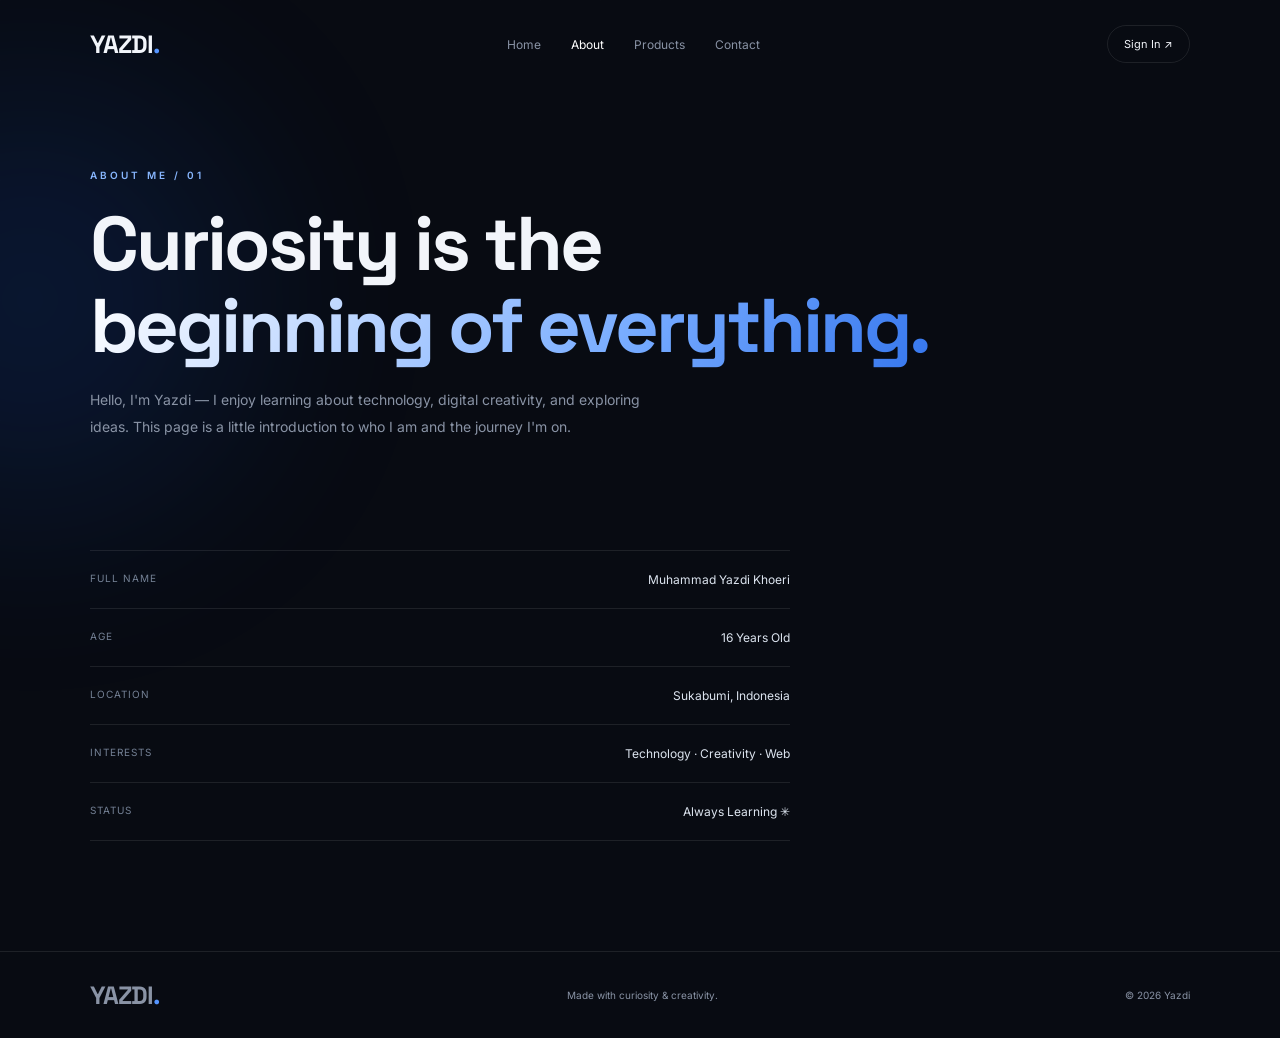
<file: about.html>
<!doctype html><html lang="id"><head><meta charset="utf-8"><meta name="viewport" content="width=device-width,initial-scale=1"><title>About — Yazdi</title><style>
@import url('https://fonts.googleapis.com/css2?family=Inter:wght@400;500;600;700;800&family=Space+Grotesk:wght@400;500;600;700&display=swap');
:root{--bg:#080b12;--panel:#0e1420;--blue:#5595ff;--light:#88b7ff;--text:#f2f5fa;--muted:#8993a5;--border:rgba(255,255,255,.09)}*{box-sizing:border-box;margin:0;padding:0;scroll-behavior:smooth}body{background:var(--bg);color:var(--text);font-family:Inter,sans-serif;overflow-x:hidden}a{color:inherit;text-decoration:none}.bg-grid{position:fixed;inset:0;z-index:-2;pointer-events:none;opacity:.12;background-image:linear-gradient(rgba(255,255,255,.04) 1px,transparent 1px),linear-gradient(90deg,rgba(255,255,255,.04) 1px,transparent 1px);background-size:60px 60px}.orb{position:fixed;width:420px;height:420px;z-index:-1;border-radius:50%;filter:blur(110px);opacity:.14;pointer-events:none;background:#1768ff;top:10%;left:-180px}.navbar{max-width:1400px;margin:auto;padding:25px 7%;display:flex;justify-content:space-between;align-items:center;gap:24px;position:relative;z-index:20}.logo{font:700 25px 'Space Grotesk';letter-spacing:-1px}.logo span{color:var(--blue)}nav{display:flex;gap:30px;align-items:center}nav a{color:var(--muted);font-size:12px;transition:.25s}nav a:hover,nav a.active{color:white}.nav-cta{border:1px solid var(--border);border-radius:30px;padding:11px 16px;font-size:11px;transition:.25s}.nav-cta:hover{border-color:var(--blue);background:#5595ff18}.menu-toggle{display:none;background:transparent;border:1px solid var(--border);color:white;border-radius:6px;padding:10px;cursor:pointer}.page{max-width:1400px;margin:auto;padding:75px 7% 110px;min-height:72vh}.eyebrow,.tag{color:var(--light);font-size:10px;letter-spacing:3px;font-weight:600}.heading{font:700 clamp(42px,6vw,76px)/1.08 'Space Grotesk';letter-spacing:-3px;margin:20px 0}.gradient{background:linear-gradient(120deg,#fff,#75aaff 65%,#3576ed);background-clip:text;color:transparent}.lead{color:var(--muted);font-size:14px;line-height:1.9;max-width:550px}.btn{display:inline-flex;gap:15px;align-items:center;background:#4b8df5;border-radius:5px;padding:14px 19px;font-size:12px;transition:.25s}.btn:hover{transform:translateY(-3px);background:#6aa4ff}.btn-outline{border:1px solid var(--border);background:transparent}.btn-outline:hover{border-color:var(--blue)}.hero{display:grid;grid-template-columns:1.15fr .85fr;gap:65px;align-items:center}.hero .heading{font-size:clamp(52px,7vw,90px)}.hero-actions{display:flex;flex-wrap:wrap;gap:12px;margin-top:30px}.hero-img{height:480px;position:relative;border:1px solid #5595ff44;padding:12px;background:#ffffff05;max-width:410px;margin:auto;width:100%}.hero-img img{height:100%;width:100%;object-fit:cover;filter:brightness(.82)}.hero-img:after{content:'';position:absolute;inset:12px;background:linear-gradient(0deg,#080b12,transparent 65%);pointer-events:none}.image-label{position:absolute;z-index:2;bottom:28px;left:28px;font-size:11px;letter-spacing:2px}.floating{position:absolute;z-index:3;bottom:50px;left:-30px;padding:16px;background:#101722;border:1px solid var(--border);font-size:11px;animation:float 4s infinite ease-in-out}.floating small{display:block;color:var(--muted);margin-bottom:6px}@keyframes float{50%{transform:translateY(-9px)}}.section{padding-top:65px}.section-title{font:700 clamp(36px,5vw,58px) 'Space Grotesk';letter-spacing:-2px;margin:18px 0 35px}.details{max-width:700px;border-top:1px solid var(--border);margin-top:45px}.detail{display:flex;justify-content:space-between;gap:18px;padding:21px 0;border-bottom:1px solid var(--border);font-size:12px}.detail span:first-child{color:#748195;letter-spacing:1px;font-size:10px}.detail span:last-child{text-align:right;color:#dce4ef}.cards{display:grid;grid-template-columns:repeat(3,1fr);gap:20px;margin-top:35px}.card{border:1px solid var(--border);background:#0c111a;transition:.3s;overflow:hidden}.card:hover{transform:translateY(-6px);border-color:#5595ff66}.card-art{height:190px;display:grid;place-items:center;font:700 65px 'Space Grotesk';color:#ffffff22;position:relative;background:radial-gradient(circle,#253b63,#101622 72%)}.card-art.bot{background:radial-gradient(circle,#144b40,#101622 72%)}.card-art.web{background:radial-gradient(circle,#37325f,#101622 72%)}.card-art.asset{background:radial-gradient(circle,#503451,#101622 72%)}.card-body{padding:22px}.card-body small{font-size:9px;color:var(--light);letter-spacing:2px}.card-body h3{font:600 18px 'Space Grotesk';margin:12px 0}.card-body p{color:var(--muted);font-size:12px;line-height:1.8;min-height:55px}.card-bottom{border-top:1px solid var(--border);padding-top:16px;margin-top:18px;display:flex;justify-content:space-between;font-size:11px}.card-bottom a{color:var(--light)}.filters{display:flex;gap:9px;flex-wrap:wrap;margin:25px 0}.filter{border:1px solid var(--border);background:transparent;color:var(--muted);padding:10px 15px;border-radius:5px;cursor:pointer;font-size:11px}.filter.active,.filter:hover{border-color:var(--blue);background:#5595ff19;color:#fff}.card.hide{display:none}.contact-panel{padding:45px;border:1px solid #5595ff33;background:linear-gradient(140deg,#111d30,#0b111c);margin-top:30px}.footer{border-top:1px solid var(--border);padding:27px 7%;display:flex;justify-content:space-between;align-items:center;gap:20px;color:var(--muted);font-size:10px}.reveal{opacity:0;transform:translateY(25px);transition:.8s}.reveal.visible{opacity:1;transform:none}.auth-page{min-height:100vh;display:grid;place-items:center;padding:30px 18px;position:relative;overflow:hidden}.auth-video{position:absolute;inset:0;width:100%;height:100%;object-fit:cover;filter:brightness(.3);z-index:-2}.auth-page:before{content:'';position:absolute;inset:0;background:linear-gradient(120deg,#05080eee,#08132699);z-index:-1}.auth-box{width:min(440px,100%);padding:34px;background:#0c111bcc;border:1px solid var(--border);backdrop-filter:blur(22px);border-radius:12px;animation:appear .6s both}.auth-box h1{font:700 32px 'Space Grotesk';margin:12px 0}.auth-box p{font-size:12px;color:var(--muted);line-height:1.7}.auth-tabs{display:flex;margin:25px 0;background:#ffffff08;padding:4px;border-radius:6px}.auth-tabs button{flex:1;background:transparent;border:0;color:var(--muted);padding:12px;cursor:pointer;border-radius:5px}.auth-tabs button.active{background:#182336;color:white}.auth-form label{display:block;font-size:11px;color:#b4bfce;margin:0 0 8px}.auth-form input{width:100%;margin-bottom:18px;padding:13px;background:#ffffff06;border:1px solid var(--border);border-radius:5px;color:white;outline:0}.auth-form input:focus{border-color:var(--blue)}.auth-form button{width:100%;border:0;color:white;cursor:pointer}.form-hide{display:none}.back{position:absolute;top:24px;left:7%;font-size:12px;color:var(--muted)}@keyframes appear{from{opacity:0;transform:translateY(20px)}to{opacity:1;transform:none}}@media(max-width:850px){.hero{grid-template-columns:1fr;gap:50px}.hero-img{max-width:430px}.cards{grid-template-columns:repeat(2,1fr)}nav{gap:18px}}@media(max-width:650px){.navbar{padding:20px 6%}.menu-toggle{display:block}nav{position:absolute;top:72px;right:6%;display:flex;flex-direction:column;align-items:flex-start;gap:20px;padding:22px;width:210px;background:#101722;border:1px solid var(--border);opacity:0;visibility:hidden;transform:translateY(-8px);transition:.25s}nav.open{opacity:1;visibility:visible;transform:none}.nav-cta{display:none}.page{padding:55px 6% 80px}.hero .heading{font-size:clamp(48px,13vw,72px)}.hero-img{height:400px;width:90%}.floating{left:-10px}.cards{grid-template-columns:1fr}.card-art{height:175px}.section-title{font-size:42px}.contact-panel{padding:30px 22px}.footer{padding:25px 6%;flex-direction:column;align-items:flex-start}.detail{flex-direction:column;gap:8px}.detail span:last-child{text-align:left}}

</style></head><body><div class="bg-grid"></div><div class="orb"></div><header class="navbar"><a class="logo" href="index.html">YAZDI<span>.</span></a><button class="menu-toggle" aria-label="Open menu">☰</button><nav><a href="index.html">Home</a><a class="active" href="about.html">About</a><a href="products.html">Products</a><a href="contact.html">Contact</a></nav><a class="nav-cta" href="login.html">Sign In ↗</a></header><main class="page"><span class="eyebrow reveal">ABOUT ME / 01</span><h1 class="heading reveal">Curiosity is the<br><span class="gradient">beginning of everything.</span></h1><p class="lead reveal">Hello, I'm Yazdi — I enjoy learning about technology, digital creativity, and exploring ideas. This page is a little introduction to who I am and the journey I'm on.</p><section class="section reveal"><div class="details"><div class="detail"><span>FULL NAME</span><span>Muhammad Yazdi Khoeri</span></div><div class="detail"><span>AGE</span><span>16 Years Old</span></div><div class="detail"><span>LOCATION</span><span>Sukabumi, Indonesia</span></div><div class="detail"><span>INTERESTS</span><span>Technology · Creativity · Web</span></div><div class="detail"><span>STATUS</span><span>Always Learning ✳</span></div></div></section></main><footer class="footer"><a class="logo" href="index.html">YAZDI<span>.</span></a><span>Made with curiosity & creativity.</span><span>© <span class="year"></span> Yazdi</span></footer><script>
document.addEventListener('DOMContentLoaded',()=>{
 const toggle=document.querySelector('.menu-toggle'), nav=document.querySelector('nav');
 if(toggle&&nav){toggle.addEventListener('click',()=>nav.classList.toggle('open'));nav.querySelectorAll('a').forEach(a=>a.addEventListener('click',()=>nav.classList.remove('open')));}
 const reveal=document.querySelectorAll('.reveal');
 if('IntersectionObserver' in window){const observer=new IntersectionObserver(entries=>entries.forEach(e=>{if(e.isIntersecting){e.target.classList.add('visible');observer.unobserve(e.target);}}),{threshold:.12});reveal.forEach(el=>observer.observe(el));}else reveal.forEach(el=>el.classList.add('visible'));
 const filters=document.querySelectorAll('.filter'),cards=document.querySelectorAll('.card[data-category]');
 filters.forEach(btn=>btn.addEventListener('click',()=>{filters.forEach(b=>b.classList.remove('active'));btn.classList.add('active');cards.forEach(card=>{card.classList.toggle('hide',btn.dataset.filter!=='all'&&card.dataset.category!==btn.dataset.filter);});}));
 const inTab=document.querySelector('#signin-tab'),upTab=document.querySelector('#signup-tab'),inForm=document.querySelector('#signin-form'),upForm=document.querySelector('#signup-form'),title=document.querySelector('#auth-title'),desc=document.querySelector('#auth-desc');
 const switchAuth=mode=>{if(!inTab||!upTab||!inForm||!upForm)return;const isIn=mode==='in';inTab.classList.toggle('active',isIn);upTab.classList.toggle('active',!isIn);inForm.classList.toggle('form-hide',!isIn);upForm.classList.toggle('form-hide',isIn);if(title)title.textContent=isIn?'Welcome back.':'Create your account.';if(desc)desc.textContent=isIn?'Sign in to continue to your account.':'Join the digital space today.';};
 if(inTab&&upTab){inTab.addEventListener('click',()=>switchAuth('in'));upTab.addEventListener('click',()=>switchAuth('up'));}
 [inForm,upForm].filter(Boolean).forEach(form=>form.addEventListener('submit',e=>{e.preventDefault();if(form===upForm){const passwords=form.querySelectorAll('input[type=password]');if(passwords.length>1&&passwords[0].value!==passwords[1].value){alert('Passwords do not match.');return;}}alert('Demo only. Authentication is not connected yet.');}));
 document.querySelectorAll('.year').forEach(el=>el.textContent=new Date().getFullYear());
});
</script></body></html>
</file>
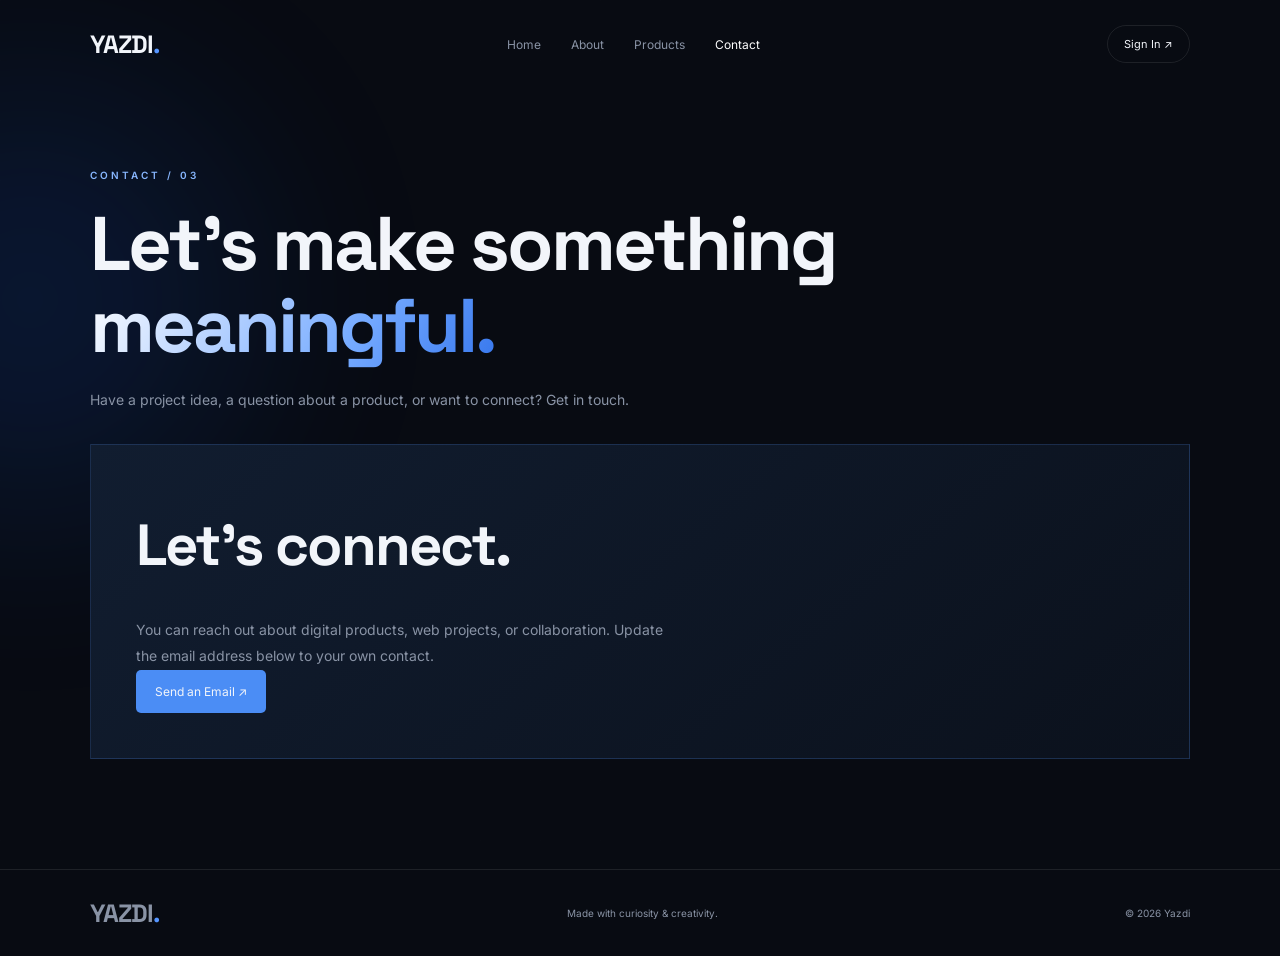
<file: contact.html>
<!doctype html><html lang="id"><head><meta charset="utf-8"><meta name="viewport" content="width=device-width,initial-scale=1"><title>Contact — Yazdi</title><style>
@import url('https://fonts.googleapis.com/css2?family=Inter:wght@400;500;600;700;800&family=Space+Grotesk:wght@400;500;600;700&display=swap');
:root{--bg:#080b12;--panel:#0e1420;--blue:#5595ff;--light:#88b7ff;--text:#f2f5fa;--muted:#8993a5;--border:rgba(255,255,255,.09)}*{box-sizing:border-box;margin:0;padding:0;scroll-behavior:smooth}body{background:var(--bg);color:var(--text);font-family:Inter,sans-serif;overflow-x:hidden}a{color:inherit;text-decoration:none}.bg-grid{position:fixed;inset:0;z-index:-2;pointer-events:none;opacity:.12;background-image:linear-gradient(rgba(255,255,255,.04) 1px,transparent 1px),linear-gradient(90deg,rgba(255,255,255,.04) 1px,transparent 1px);background-size:60px 60px}.orb{position:fixed;width:420px;height:420px;z-index:-1;border-radius:50%;filter:blur(110px);opacity:.14;pointer-events:none;background:#1768ff;top:10%;left:-180px}.navbar{max-width:1400px;margin:auto;padding:25px 7%;display:flex;justify-content:space-between;align-items:center;gap:24px;position:relative;z-index:20}.logo{font:700 25px 'Space Grotesk';letter-spacing:-1px}.logo span{color:var(--blue)}nav{display:flex;gap:30px;align-items:center}nav a{color:var(--muted);font-size:12px;transition:.25s}nav a:hover,nav a.active{color:white}.nav-cta{border:1px solid var(--border);border-radius:30px;padding:11px 16px;font-size:11px;transition:.25s}.nav-cta:hover{border-color:var(--blue);background:#5595ff18}.menu-toggle{display:none;background:transparent;border:1px solid var(--border);color:white;border-radius:6px;padding:10px;cursor:pointer}.page{max-width:1400px;margin:auto;padding:75px 7% 110px;min-height:72vh}.eyebrow,.tag{color:var(--light);font-size:10px;letter-spacing:3px;font-weight:600}.heading{font:700 clamp(42px,6vw,76px)/1.08 'Space Grotesk';letter-spacing:-3px;margin:20px 0}.gradient{background:linear-gradient(120deg,#fff,#75aaff 65%,#3576ed);background-clip:text;color:transparent}.lead{color:var(--muted);font-size:14px;line-height:1.9;max-width:550px}.btn{display:inline-flex;gap:15px;align-items:center;background:#4b8df5;border-radius:5px;padding:14px 19px;font-size:12px;transition:.25s}.btn:hover{transform:translateY(-3px);background:#6aa4ff}.btn-outline{border:1px solid var(--border);background:transparent}.btn-outline:hover{border-color:var(--blue)}.hero{display:grid;grid-template-columns:1.15fr .85fr;gap:65px;align-items:center}.hero .heading{font-size:clamp(52px,7vw,90px)}.hero-actions{display:flex;flex-wrap:wrap;gap:12px;margin-top:30px}.hero-img{height:480px;position:relative;border:1px solid #5595ff44;padding:12px;background:#ffffff05;max-width:410px;margin:auto;width:100%}.hero-img img{height:100%;width:100%;object-fit:cover;filter:brightness(.82)}.hero-img:after{content:'';position:absolute;inset:12px;background:linear-gradient(0deg,#080b12,transparent 65%);pointer-events:none}.image-label{position:absolute;z-index:2;bottom:28px;left:28px;font-size:11px;letter-spacing:2px}.floating{position:absolute;z-index:3;bottom:50px;left:-30px;padding:16px;background:#101722;border:1px solid var(--border);font-size:11px;animation:float 4s infinite ease-in-out}.floating small{display:block;color:var(--muted);margin-bottom:6px}@keyframes float{50%{transform:translateY(-9px)}}.section{padding-top:65px}.section-title{font:700 clamp(36px,5vw,58px) 'Space Grotesk';letter-spacing:-2px;margin:18px 0 35px}.details{max-width:700px;border-top:1px solid var(--border);margin-top:45px}.detail{display:flex;justify-content:space-between;gap:18px;padding:21px 0;border-bottom:1px solid var(--border);font-size:12px}.detail span:first-child{color:#748195;letter-spacing:1px;font-size:10px}.detail span:last-child{text-align:right;color:#dce4ef}.cards{display:grid;grid-template-columns:repeat(3,1fr);gap:20px;margin-top:35px}.card{border:1px solid var(--border);background:#0c111a;transition:.3s;overflow:hidden}.card:hover{transform:translateY(-6px);border-color:#5595ff66}.card-art{height:190px;display:grid;place-items:center;font:700 65px 'Space Grotesk';color:#ffffff22;position:relative;background:radial-gradient(circle,#253b63,#101622 72%)}.card-art.bot{background:radial-gradient(circle,#144b40,#101622 72%)}.card-art.web{background:radial-gradient(circle,#37325f,#101622 72%)}.card-art.asset{background:radial-gradient(circle,#503451,#101622 72%)}.card-body{padding:22px}.card-body small{font-size:9px;color:var(--light);letter-spacing:2px}.card-body h3{font:600 18px 'Space Grotesk';margin:12px 0}.card-body p{color:var(--muted);font-size:12px;line-height:1.8;min-height:55px}.card-bottom{border-top:1px solid var(--border);padding-top:16px;margin-top:18px;display:flex;justify-content:space-between;font-size:11px}.card-bottom a{color:var(--light)}.filters{display:flex;gap:9px;flex-wrap:wrap;margin:25px 0}.filter{border:1px solid var(--border);background:transparent;color:var(--muted);padding:10px 15px;border-radius:5px;cursor:pointer;font-size:11px}.filter.active,.filter:hover{border-color:var(--blue);background:#5595ff19;color:#fff}.card.hide{display:none}.contact-panel{padding:45px;border:1px solid #5595ff33;background:linear-gradient(140deg,#111d30,#0b111c);margin-top:30px}.footer{border-top:1px solid var(--border);padding:27px 7%;display:flex;justify-content:space-between;align-items:center;gap:20px;color:var(--muted);font-size:10px}.reveal{opacity:0;transform:translateY(25px);transition:.8s}.reveal.visible{opacity:1;transform:none}.auth-page{min-height:100vh;display:grid;place-items:center;padding:30px 18px;position:relative;overflow:hidden}.auth-video{position:absolute;inset:0;width:100%;height:100%;object-fit:cover;filter:brightness(.3);z-index:-2}.auth-page:before{content:'';position:absolute;inset:0;background:linear-gradient(120deg,#05080eee,#08132699);z-index:-1}.auth-box{width:min(440px,100%);padding:34px;background:#0c111bcc;border:1px solid var(--border);backdrop-filter:blur(22px);border-radius:12px;animation:appear .6s both}.auth-box h1{font:700 32px 'Space Grotesk';margin:12px 0}.auth-box p{font-size:12px;color:var(--muted);line-height:1.7}.auth-tabs{display:flex;margin:25px 0;background:#ffffff08;padding:4px;border-radius:6px}.auth-tabs button{flex:1;background:transparent;border:0;color:var(--muted);padding:12px;cursor:pointer;border-radius:5px}.auth-tabs button.active{background:#182336;color:white}.auth-form label{display:block;font-size:11px;color:#b4bfce;margin:0 0 8px}.auth-form input{width:100%;margin-bottom:18px;padding:13px;background:#ffffff06;border:1px solid var(--border);border-radius:5px;color:white;outline:0}.auth-form input:focus{border-color:var(--blue)}.auth-form button{width:100%;border:0;color:white;cursor:pointer}.form-hide{display:none}.back{position:absolute;top:24px;left:7%;font-size:12px;color:var(--muted)}@keyframes appear{from{opacity:0;transform:translateY(20px)}to{opacity:1;transform:none}}@media(max-width:850px){.hero{grid-template-columns:1fr;gap:50px}.hero-img{max-width:430px}.cards{grid-template-columns:repeat(2,1fr)}nav{gap:18px}}@media(max-width:650px){.navbar{padding:20px 6%}.menu-toggle{display:block}nav{position:absolute;top:72px;right:6%;display:flex;flex-direction:column;align-items:flex-start;gap:20px;padding:22px;width:210px;background:#101722;border:1px solid var(--border);opacity:0;visibility:hidden;transform:translateY(-8px);transition:.25s}nav.open{opacity:1;visibility:visible;transform:none}.nav-cta{display:none}.page{padding:55px 6% 80px}.hero .heading{font-size:clamp(48px,13vw,72px)}.hero-img{height:400px;width:90%}.floating{left:-10px}.cards{grid-template-columns:1fr}.card-art{height:175px}.section-title{font-size:42px}.contact-panel{padding:30px 22px}.footer{padding:25px 6%;flex-direction:column;align-items:flex-start}.detail{flex-direction:column;gap:8px}.detail span:last-child{text-align:left}}

</style></head><body><div class="bg-grid"></div><div class="orb"></div><header class="navbar"><a class="logo" href="index.html">YAZDI<span>.</span></a><button class="menu-toggle" aria-label="Open menu">☰</button><nav><a href="index.html">Home</a><a href="about.html">About</a><a href="products.html">Products</a><a class="active" href="contact.html">Contact</a></nav><a class="nav-cta" href="login.html">Sign In ↗</a></header><main class="page"><span class="eyebrow reveal">CONTACT / 03</span><h1 class="heading reveal">Let's make something<br><span class="gradient">meaningful.</span></h1><p class="lead reveal">Have a project idea, a question about a product, or want to connect? Get in touch.</p><div class="contact-panel reveal"><h2 class="section-title">Let's connect.</h2><p class="lead">You can reach out about digital products, web projects, or collaboration. Update the email address below to your own contact.</p><a class="btn" href="mailto:hello@example.com">Send an Email ↗</a></div></main><footer class="footer"><a class="logo" href="index.html">YAZDI<span>.</span></a><span>Made with curiosity & creativity.</span><span>© <span class="year"></span> Yazdi</span></footer><script>
document.addEventListener('DOMContentLoaded',()=>{
 const toggle=document.querySelector('.menu-toggle'), nav=document.querySelector('nav');
 if(toggle&&nav){toggle.addEventListener('click',()=>nav.classList.toggle('open'));nav.querySelectorAll('a').forEach(a=>a.addEventListener('click',()=>nav.classList.remove('open')));}
 const reveal=document.querySelectorAll('.reveal');
 if('IntersectionObserver' in window){const observer=new IntersectionObserver(entries=>entries.forEach(e=>{if(e.isIntersecting){e.target.classList.add('visible');observer.unobserve(e.target);}}),{threshold:.12});reveal.forEach(el=>observer.observe(el));}else reveal.forEach(el=>el.classList.add('visible'));
 const filters=document.querySelectorAll('.filter'),cards=document.querySelectorAll('.card[data-category]');
 filters.forEach(btn=>btn.addEventListener('click',()=>{filters.forEach(b=>b.classList.remove('active'));btn.classList.add('active');cards.forEach(card=>{card.classList.toggle('hide',btn.dataset.filter!=='all'&&card.dataset.category!==btn.dataset.filter);});}));
 const inTab=document.querySelector('#signin-tab'),upTab=document.querySelector('#signup-tab'),inForm=document.querySelector('#signin-form'),upForm=document.querySelector('#signup-form'),title=document.querySelector('#auth-title'),desc=document.querySelector('#auth-desc');
 const switchAuth=mode=>{if(!inTab||!upTab||!inForm||!upForm)return;const isIn=mode==='in';inTab.classList.toggle('active',isIn);upTab.classList.toggle('active',!isIn);inForm.classList.toggle('form-hide',!isIn);upForm.classList.toggle('form-hide',isIn);if(title)title.textContent=isIn?'Welcome back.':'Create your account.';if(desc)desc.textContent=isIn?'Sign in to continue to your account.':'Join the digital space today.';};
 if(inTab&&upTab){inTab.addEventListener('click',()=>switchAuth('in'));upTab.addEventListener('click',()=>switchAuth('up'));}
 [inForm,upForm].filter(Boolean).forEach(form=>form.addEventListener('submit',e=>{e.preventDefault();if(form===upForm){const passwords=form.querySelectorAll('input[type=password]');if(passwords.length>1&&passwords[0].value!==passwords[1].value){alert('Passwords do not match.');return;}}alert('Demo only. Authentication is not connected yet.');}));
 document.querySelectorAll('.year').forEach(el=>el.textContent=new Date().getFullYear());
});
</script></body></html>
</file>
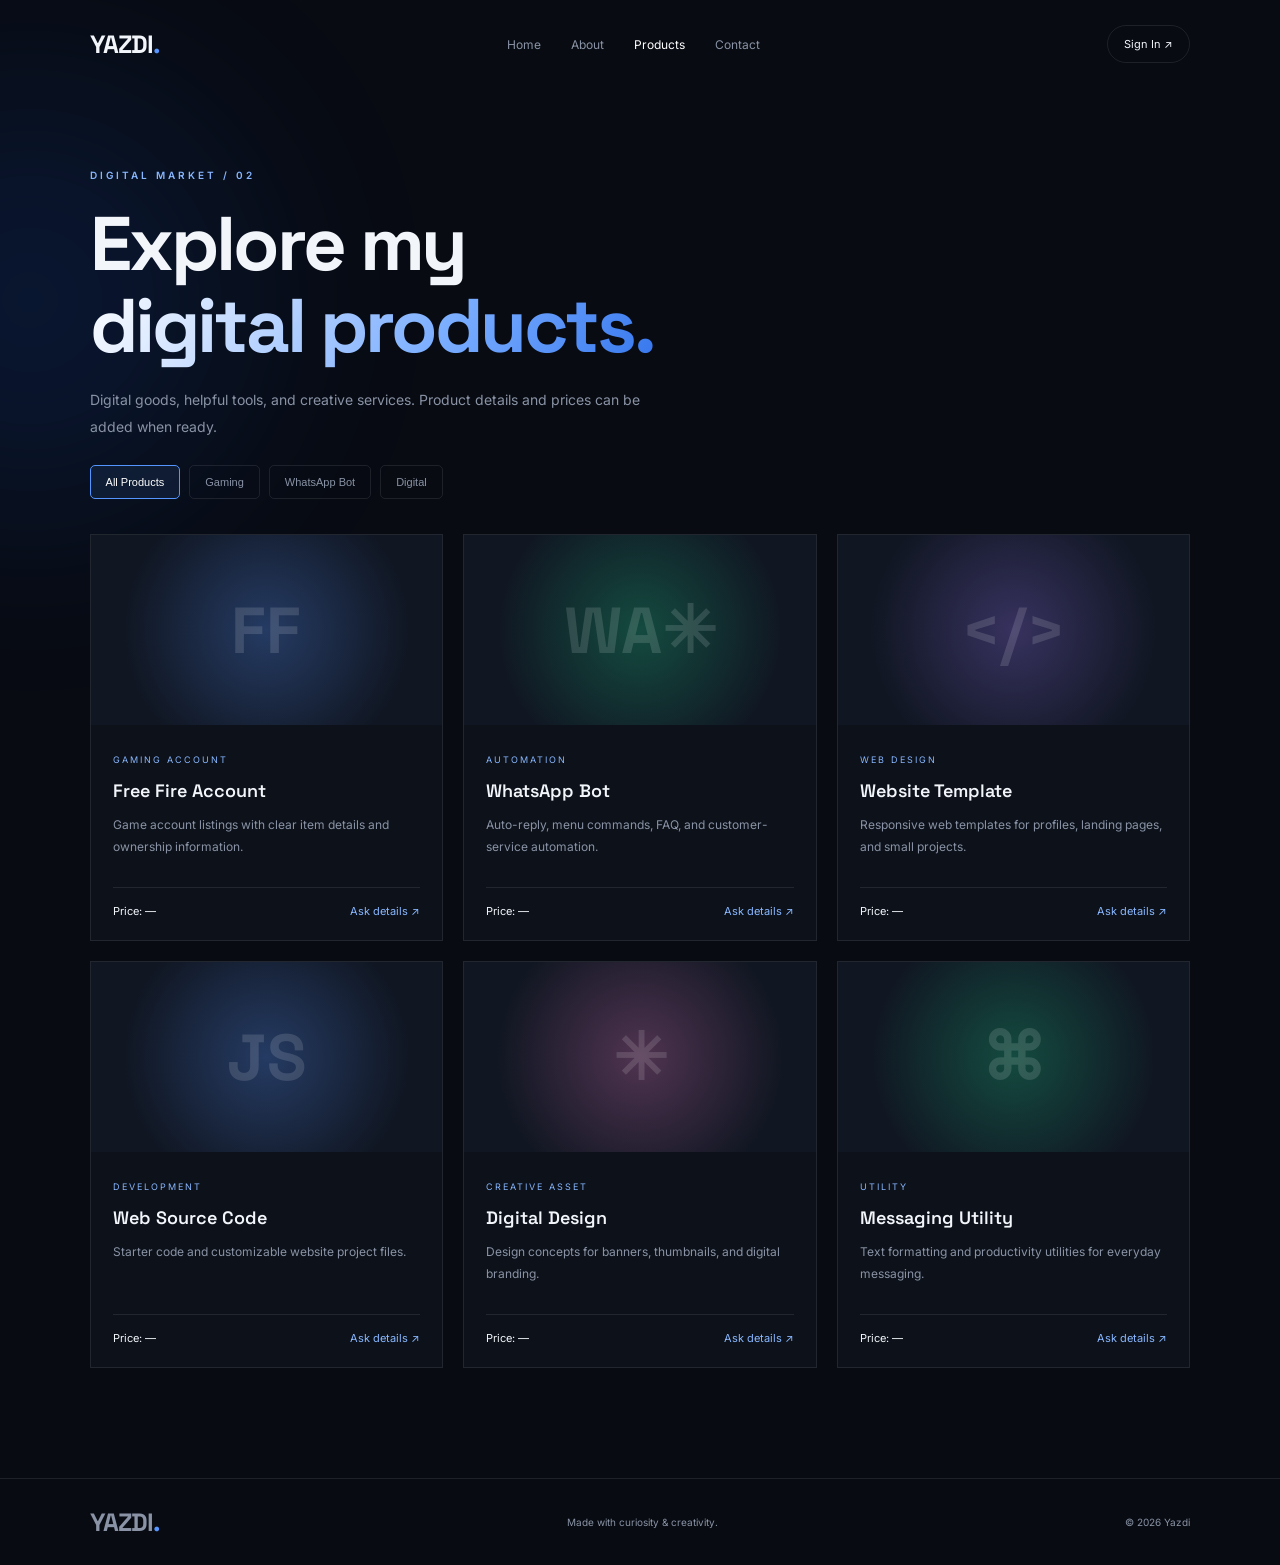
<file: products.html>
<!doctype html><html lang="id"><head><meta charset="utf-8"><meta name="viewport" content="width=device-width,initial-scale=1"><title>Products — Yazdi</title><style>
@import url('https://fonts.googleapis.com/css2?family=Inter:wght@400;500;600;700;800&family=Space+Grotesk:wght@400;500;600;700&display=swap');
:root{--bg:#080b12;--panel:#0e1420;--blue:#5595ff;--light:#88b7ff;--text:#f2f5fa;--muted:#8993a5;--border:rgba(255,255,255,.09)}*{box-sizing:border-box;margin:0;padding:0;scroll-behavior:smooth}body{background:var(--bg);color:var(--text);font-family:Inter,sans-serif;overflow-x:hidden}a{color:inherit;text-decoration:none}.bg-grid{position:fixed;inset:0;z-index:-2;pointer-events:none;opacity:.12;background-image:linear-gradient(rgba(255,255,255,.04) 1px,transparent 1px),linear-gradient(90deg,rgba(255,255,255,.04) 1px,transparent 1px);background-size:60px 60px}.orb{position:fixed;width:420px;height:420px;z-index:-1;border-radius:50%;filter:blur(110px);opacity:.14;pointer-events:none;background:#1768ff;top:10%;left:-180px}.navbar{max-width:1400px;margin:auto;padding:25px 7%;display:flex;justify-content:space-between;align-items:center;gap:24px;position:relative;z-index:20}.logo{font:700 25px 'Space Grotesk';letter-spacing:-1px}.logo span{color:var(--blue)}nav{display:flex;gap:30px;align-items:center}nav a{color:var(--muted);font-size:12px;transition:.25s}nav a:hover,nav a.active{color:white}.nav-cta{border:1px solid var(--border);border-radius:30px;padding:11px 16px;font-size:11px;transition:.25s}.nav-cta:hover{border-color:var(--blue);background:#5595ff18}.menu-toggle{display:none;background:transparent;border:1px solid var(--border);color:white;border-radius:6px;padding:10px;cursor:pointer}.page{max-width:1400px;margin:auto;padding:75px 7% 110px;min-height:72vh}.eyebrow,.tag{color:var(--light);font-size:10px;letter-spacing:3px;font-weight:600}.heading{font:700 clamp(42px,6vw,76px)/1.08 'Space Grotesk';letter-spacing:-3px;margin:20px 0}.gradient{background:linear-gradient(120deg,#fff,#75aaff 65%,#3576ed);background-clip:text;color:transparent}.lead{color:var(--muted);font-size:14px;line-height:1.9;max-width:550px}.btn{display:inline-flex;gap:15px;align-items:center;background:#4b8df5;border-radius:5px;padding:14px 19px;font-size:12px;transition:.25s}.btn:hover{transform:translateY(-3px);background:#6aa4ff}.btn-outline{border:1px solid var(--border);background:transparent}.btn-outline:hover{border-color:var(--blue)}.hero{display:grid;grid-template-columns:1.15fr .85fr;gap:65px;align-items:center}.hero .heading{font-size:clamp(52px,7vw,90px)}.hero-actions{display:flex;flex-wrap:wrap;gap:12px;margin-top:30px}.hero-img{height:480px;position:relative;border:1px solid #5595ff44;padding:12px;background:#ffffff05;max-width:410px;margin:auto;width:100%}.hero-img img{height:100%;width:100%;object-fit:cover;filter:brightness(.82)}.hero-img:after{content:'';position:absolute;inset:12px;background:linear-gradient(0deg,#080b12,transparent 65%);pointer-events:none}.image-label{position:absolute;z-index:2;bottom:28px;left:28px;font-size:11px;letter-spacing:2px}.floating{position:absolute;z-index:3;bottom:50px;left:-30px;padding:16px;background:#101722;border:1px solid var(--border);font-size:11px;animation:float 4s infinite ease-in-out}.floating small{display:block;color:var(--muted);margin-bottom:6px}@keyframes float{50%{transform:translateY(-9px)}}.section{padding-top:65px}.section-title{font:700 clamp(36px,5vw,58px) 'Space Grotesk';letter-spacing:-2px;margin:18px 0 35px}.details{max-width:700px;border-top:1px solid var(--border);margin-top:45px}.detail{display:flex;justify-content:space-between;gap:18px;padding:21px 0;border-bottom:1px solid var(--border);font-size:12px}.detail span:first-child{color:#748195;letter-spacing:1px;font-size:10px}.detail span:last-child{text-align:right;color:#dce4ef}.cards{display:grid;grid-template-columns:repeat(3,1fr);gap:20px;margin-top:35px}.card{border:1px solid var(--border);background:#0c111a;transition:.3s;overflow:hidden}.card:hover{transform:translateY(-6px);border-color:#5595ff66}.card-art{height:190px;display:grid;place-items:center;font:700 65px 'Space Grotesk';color:#ffffff22;position:relative;background:radial-gradient(circle,#253b63,#101622 72%)}.card-art.bot{background:radial-gradient(circle,#144b40,#101622 72%)}.card-art.web{background:radial-gradient(circle,#37325f,#101622 72%)}.card-art.asset{background:radial-gradient(circle,#503451,#101622 72%)}.card-body{padding:22px}.card-body small{font-size:9px;color:var(--light);letter-spacing:2px}.card-body h3{font:600 18px 'Space Grotesk';margin:12px 0}.card-body p{color:var(--muted);font-size:12px;line-height:1.8;min-height:55px}.card-bottom{border-top:1px solid var(--border);padding-top:16px;margin-top:18px;display:flex;justify-content:space-between;font-size:11px}.card-bottom a{color:var(--light)}.filters{display:flex;gap:9px;flex-wrap:wrap;margin:25px 0}.filter{border:1px solid var(--border);background:transparent;color:var(--muted);padding:10px 15px;border-radius:5px;cursor:pointer;font-size:11px}.filter.active,.filter:hover{border-color:var(--blue);background:#5595ff19;color:#fff}.card.hide{display:none}.contact-panel{padding:45px;border:1px solid #5595ff33;background:linear-gradient(140deg,#111d30,#0b111c);margin-top:30px}.footer{border-top:1px solid var(--border);padding:27px 7%;display:flex;justify-content:space-between;align-items:center;gap:20px;color:var(--muted);font-size:10px}.reveal{opacity:0;transform:translateY(25px);transition:.8s}.reveal.visible{opacity:1;transform:none}.auth-page{min-height:100vh;display:grid;place-items:center;padding:30px 18px;position:relative;overflow:hidden}.auth-video{position:absolute;inset:0;width:100%;height:100%;object-fit:cover;filter:brightness(.3);z-index:-2}.auth-page:before{content:'';position:absolute;inset:0;background:linear-gradient(120deg,#05080eee,#08132699);z-index:-1}.auth-box{width:min(440px,100%);padding:34px;background:#0c111bcc;border:1px solid var(--border);backdrop-filter:blur(22px);border-radius:12px;animation:appear .6s both}.auth-box h1{font:700 32px 'Space Grotesk';margin:12px 0}.auth-box p{font-size:12px;color:var(--muted);line-height:1.7}.auth-tabs{display:flex;margin:25px 0;background:#ffffff08;padding:4px;border-radius:6px}.auth-tabs button{flex:1;background:transparent;border:0;color:var(--muted);padding:12px;cursor:pointer;border-radius:5px}.auth-tabs button.active{background:#182336;color:white}.auth-form label{display:block;font-size:11px;color:#b4bfce;margin:0 0 8px}.auth-form input{width:100%;margin-bottom:18px;padding:13px;background:#ffffff06;border:1px solid var(--border);border-radius:5px;color:white;outline:0}.auth-form input:focus{border-color:var(--blue)}.auth-form button{width:100%;border:0;color:white;cursor:pointer}.form-hide{display:none}.back{position:absolute;top:24px;left:7%;font-size:12px;color:var(--muted)}@keyframes appear{from{opacity:0;transform:translateY(20px)}to{opacity:1;transform:none}}@media(max-width:850px){.hero{grid-template-columns:1fr;gap:50px}.hero-img{max-width:430px}.cards{grid-template-columns:repeat(2,1fr)}nav{gap:18px}}@media(max-width:650px){.navbar{padding:20px 6%}.menu-toggle{display:block}nav{position:absolute;top:72px;right:6%;display:flex;flex-direction:column;align-items:flex-start;gap:20px;padding:22px;width:210px;background:#101722;border:1px solid var(--border);opacity:0;visibility:hidden;transform:translateY(-8px);transition:.25s}nav.open{opacity:1;visibility:visible;transform:none}.nav-cta{display:none}.page{padding:55px 6% 80px}.hero .heading{font-size:clamp(48px,13vw,72px)}.hero-img{height:400px;width:90%}.floating{left:-10px}.cards{grid-template-columns:1fr}.card-art{height:175px}.section-title{font-size:42px}.contact-panel{padding:30px 22px}.footer{padding:25px 6%;flex-direction:column;align-items:flex-start}.detail{flex-direction:column;gap:8px}.detail span:last-child{text-align:left}}

</style></head><body><div class="bg-grid"></div><div class="orb"></div><header class="navbar"><a class="logo" href="index.html">YAZDI<span>.</span></a><button class="menu-toggle" aria-label="Open menu">☰</button><nav><a href="index.html">Home</a><a href="about.html">About</a><a class="active" href="products.html">Products</a><a href="contact.html">Contact</a></nav><a class="nav-cta" href="login.html">Sign In ↗</a></header><main class="page"><span class="eyebrow reveal">DIGITAL MARKET / 02</span><h1 class="heading reveal">Explore my<br><span class="gradient">digital products.</span></h1><p class="lead reveal">Digital goods, helpful tools, and creative services. Product details and prices can be added when ready.</p><div class="filters reveal"><button class="filter active" data-filter="all">All Products</button><button class="filter" data-filter="gaming">Gaming</button><button class="filter" data-filter="bot">WhatsApp Bot</button><button class="filter" data-filter="digital">Digital</button></div><div class="cards"><article class="card reveal" data-category="gaming"><div class="card-art">FF</div><div class="card-body"><small>GAMING ACCOUNT</small><h3>Free Fire Account</h3><p>Game account listings with clear item details and ownership information.</p><div class="card-bottom"><span>Price: —</span><a href="contact.html">Ask details ↗</a></div></div></article><article class="card reveal" data-category="bot"><div class="card-art bot">WA✳</div><div class="card-body"><small>AUTOMATION</small><h3>WhatsApp Bot</h3><p>Auto-reply, menu commands, FAQ, and customer-service automation.</p><div class="card-bottom"><span>Price: —</span><a href="contact.html">Ask details ↗</a></div></div></article><article class="card reveal" data-category="digital"><div class="card-art web">&lt;/&gt;</div><div class="card-body"><small>WEB DESIGN</small><h3>Website Template</h3><p>Responsive web templates for profiles, landing pages, and small projects.</p><div class="card-bottom"><span>Price: —</span><a href="contact.html">Ask details ↗</a></div></div></article><article class="card reveal" data-category="digital"><div class="card-art">JS</div><div class="card-body"><small>DEVELOPMENT</small><h3>Web Source Code</h3><p>Starter code and customizable website project files.</p><div class="card-bottom"><span>Price: —</span><a href="contact.html">Ask details ↗</a></div></div></article><article class="card reveal" data-category="digital"><div class="card-art asset">✳</div><div class="card-body"><small>CREATIVE ASSET</small><h3>Digital Design</h3><p>Design concepts for banners, thumbnails, and digital branding.</p><div class="card-bottom"><span>Price: —</span><a href="contact.html">Ask details ↗</a></div></div></article><article class="card reveal" data-category="bot"><div class="card-art bot">⌘</div><div class="card-body"><small>UTILITY</small><h3>Messaging Utility</h3><p>Text formatting and productivity utilities for everyday messaging.</p><div class="card-bottom"><span>Price: —</span><a href="contact.html">Ask details ↗</a></div></div></article></div></main><footer class="footer"><a class="logo" href="index.html">YAZDI<span>.</span></a><span>Made with curiosity & creativity.</span><span>© <span class="year"></span> Yazdi</span></footer><script>
document.addEventListener('DOMContentLoaded',()=>{
 const toggle=document.querySelector('.menu-toggle'), nav=document.querySelector('nav');
 if(toggle&&nav){toggle.addEventListener('click',()=>nav.classList.toggle('open'));nav.querySelectorAll('a').forEach(a=>a.addEventListener('click',()=>nav.classList.remove('open')));}
 const reveal=document.querySelectorAll('.reveal');
 if('IntersectionObserver' in window){const observer=new IntersectionObserver(entries=>entries.forEach(e=>{if(e.isIntersecting){e.target.classList.add('visible');observer.unobserve(e.target);}}),{threshold:.12});reveal.forEach(el=>observer.observe(el));}else reveal.forEach(el=>el.classList.add('visible'));
 const filters=document.querySelectorAll('.filter'),cards=document.querySelectorAll('.card[data-category]');
 filters.forEach(btn=>btn.addEventListener('click',()=>{filters.forEach(b=>b.classList.remove('active'));btn.classList.add('active');cards.forEach(card=>{card.classList.toggle('hide',btn.dataset.filter!=='all'&&card.dataset.category!==btn.dataset.filter);});}));
 const inTab=document.querySelector('#signin-tab'),upTab=document.querySelector('#signup-tab'),inForm=document.querySelector('#signin-form'),upForm=document.querySelector('#signup-form'),title=document.querySelector('#auth-title'),desc=document.querySelector('#auth-desc');
 const switchAuth=mode=>{if(!inTab||!upTab||!inForm||!upForm)return;const isIn=mode==='in';inTab.classList.toggle('active',isIn);upTab.classList.toggle('active',!isIn);inForm.classList.toggle('form-hide',!isIn);upForm.classList.toggle('form-hide',isIn);if(title)title.textContent=isIn?'Welcome back.':'Create your account.';if(desc)desc.textContent=isIn?'Sign in to continue to your account.':'Join the digital space today.';};
 if(inTab&&upTab){inTab.addEventListener('click',()=>switchAuth('in'));upTab.addEventListener('click',()=>switchAuth('up'));}
 [inForm,upForm].filter(Boolean).forEach(form=>form.addEventListener('submit',e=>{e.preventDefault();if(form===upForm){const passwords=form.querySelectorAll('input[type=password]');if(passwords.length>1&&passwords[0].value!==passwords[1].value){alert('Passwords do not match.');return;}}alert('Demo only. Authentication is not connected yet.');}));
 document.querySelectorAll('.year').forEach(el=>el.textContent=new Date().getFullYear());
});
</script></body></html>
</file>
